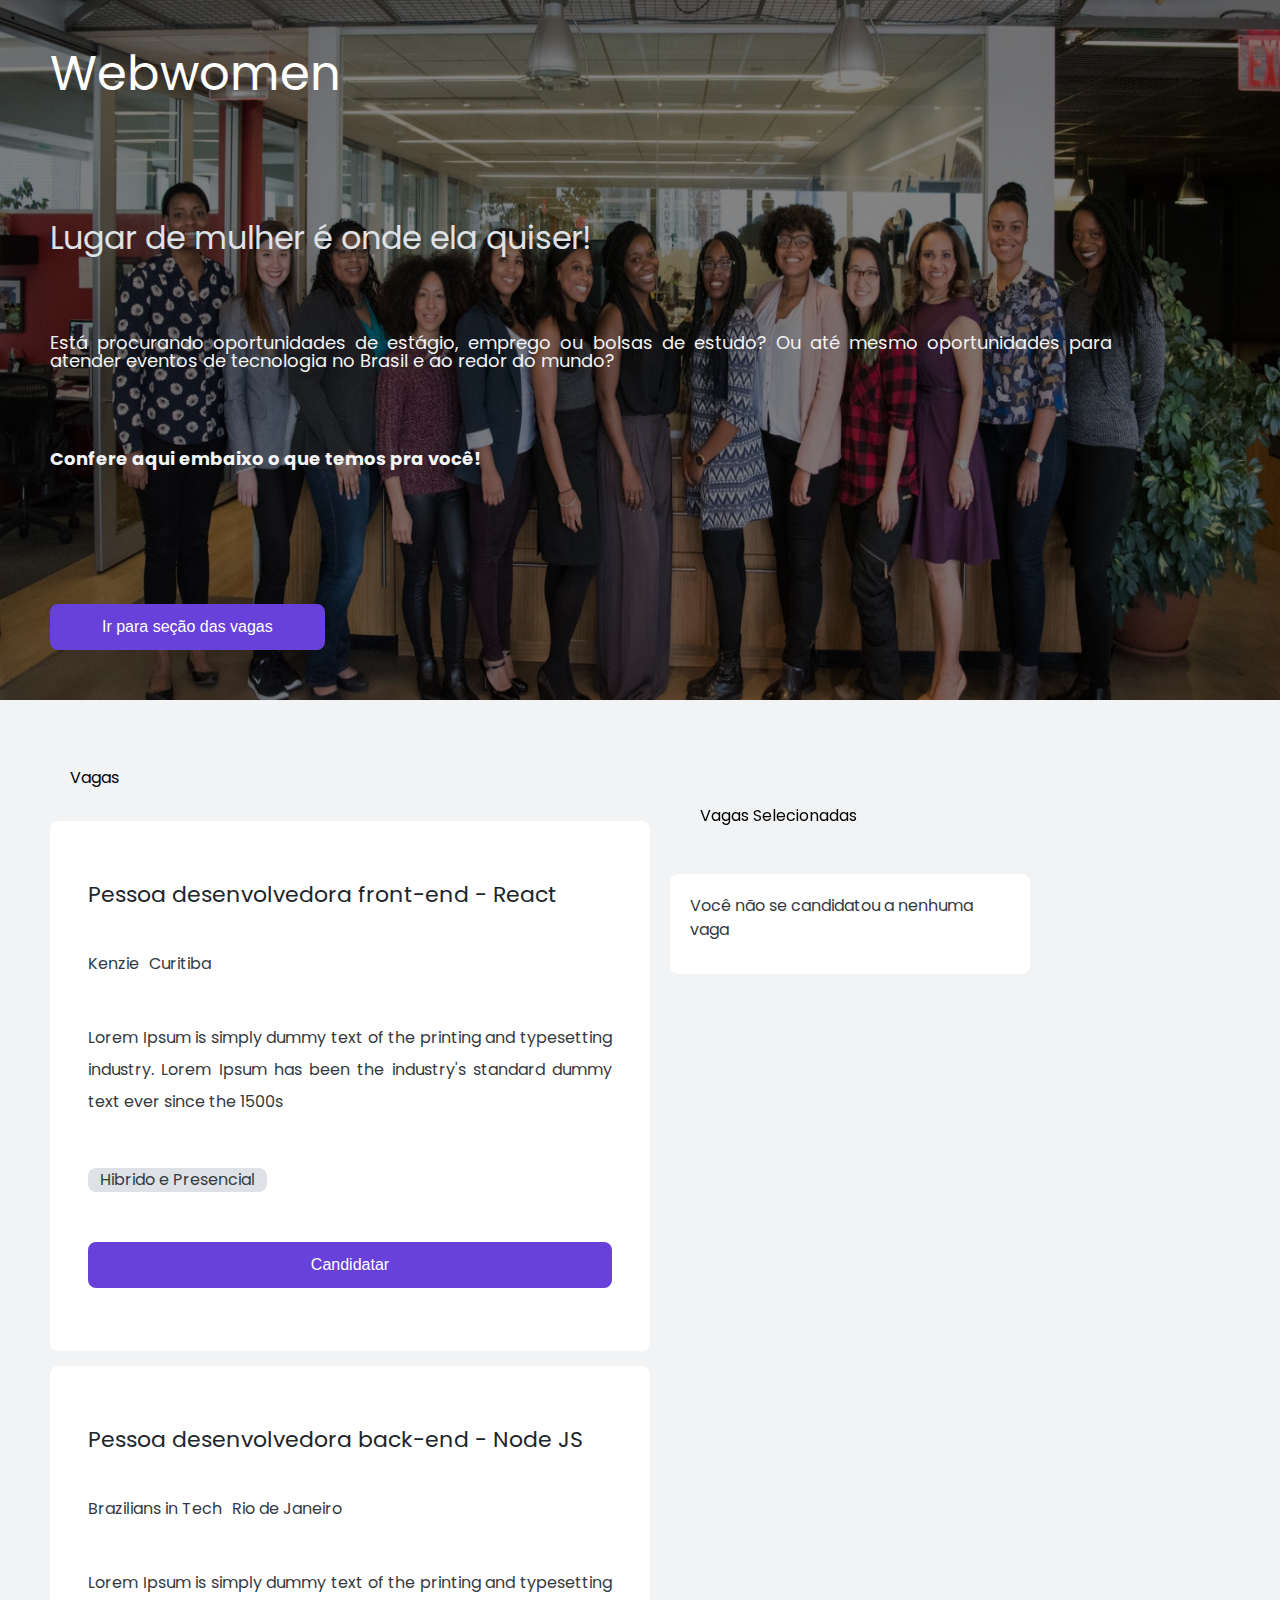
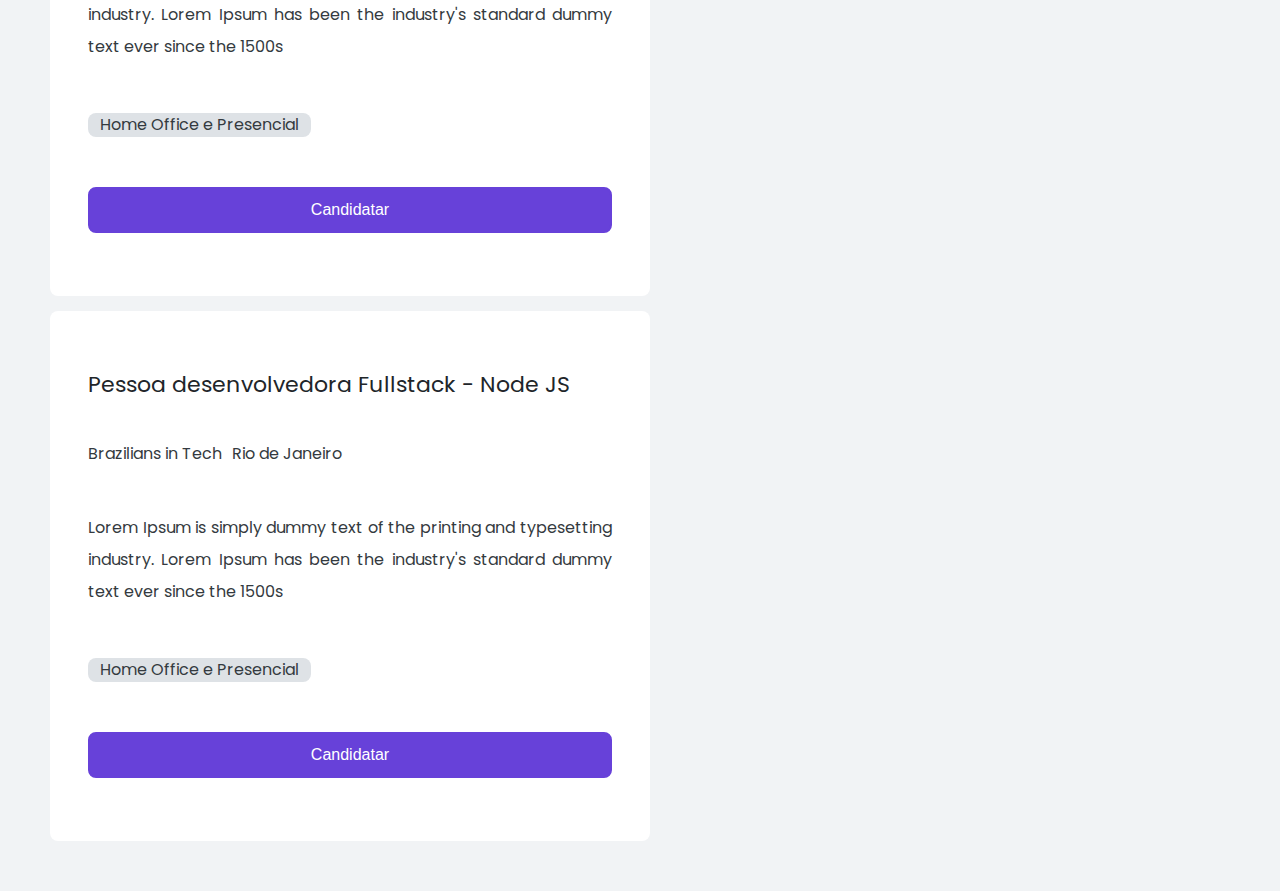
<file: index.html>
<!DOCTYPE html>
<html lang="pt-br">
<head>
    <meta charset="UTF-8">
    <meta http-equiv="X-UA-Compatible" content="IE=edge">
    <meta name="viewport" content="width=device-width, initial-scale=1.0">
    <link rel="stylesheet" href="/styles/reset.css">
    <link rel="stylesheet" href="/styles/globalStyles.css">
    <link rel="stylesheet" href="/pages/home/index.css">
    <link rel="shortcut icon" href="/assets/img/favicon.ico" type="image/x-icon">
    <title>Webwomen</title>
    <meta
      name="description"
      content="Está procurando oportunidades de estágio, emprego ou bolsas de estudo? 
      Ou até mesmo oportunidades para atender eventos de tecnologia no Brasil 
      e ao redor do mundo?"
    />
</head>
<body>
  <header>
    <h1>Webwomen</h1>
    <h3>Lugar de mulher é onde ela quiser!</h3>
    <p>
      Está procurando oportunidades de estágio, emprego ou bolsas de estudo? 
      Ou até mesmo oportunidades para atender eventos de tecnologia no Brasil e ao redor do mundo? 
    </p>
    <span>Confere aqui embaixo o que temos pra você!</span> 
    <button>Ir para seção das vagas</button>
  </header>


  <main>
    <ul class="jobs__container">
      <h4>Vagas</h4>
      <!-- <li class="jobs__cards">
        <h4>Pessoa desenvolvedora front-end - React JS</h4>
         <div>
          <span>Kenzie Academy</span>
          <span>Curitiba</span>
        </div>
         <p>Lorem Ipsum is simply dummy text of the printing and typesetting industry. 
          Lorem Ipsum has been the industry's standard dummy text ever since the 1500s</p>
         <span>Home office</span>
        <button class="subscribe">Candidatar</button>
      </li> -->
    </ul>

    <section>
      <h4>Vagas Selecionadas</h4>
      <ul class="selected-jobs__container">
      </ul>
    </section>
    
  </main>
  <script src="/pages/home/jobsData.js"></script>
  <script src="/pages/home/index.js"></script>
</body>
</html>
</file>
<file: styles/globalStyles.css>
@import url("https://fonts.googleapis.com/css2?family=Poppins:wght@400;600&display=swap");

* {
  padding: 0;
  margin: 0;
  box-sizing: border-box;
  scroll-behavior: smooth;
}

img {
  max-width: 100%;
}

:root {
  --color-brand-1: #6741D9;
  --color-brand-2: #5F3DC4;
  --color-grey-1:  #212529;
  --color-grey-2:  #343a40;
  --color-grey-3:  #dee2e6;
  --color-grey-4:  #e9ecef;
  --color-grey-5:  #f1f3f5;
  --color-grey-6:  #ffffff;
  --radius-default: 0.5rem;

  --title-1: 3rem;
  --title-2: 2.5rem;
  --title-3: 2rem;
  --title-4: 1.375rem;
  --title-5: 1.125rem;

  --text-1:  1.125rem;
  --text-2:  1rem;
  --text-3:  0.875rem;
}

body {
  font-family: "Poppins", sans-serif;
}

.container {
  width: 76rem;
  max-width: 100%;
  margin: 0 auto;
  padding-left: 1rem;
  padding-right: 1rem;
}

@media(max-width: 991px){
  :root {
    --title-1: calc(3rem / 1.2);
    --title-2: calc(2.5rem / 1.2);
    --title-3: calc(2rem / 1.2);
    --text-1:  calc(1.125rem / 1.2);
  }
}
</file>
<file: pages/home/index.css>
header{
    display: flex;
    flex-direction: column;
    justify-content: space-between;
    align-items: flex-start;

    background-image: url(/assets/img/Pexels\ Photo\ by\ Christina\ Morillo\ \(1\).png);
    background-repeat: no-repeat;
    background-size: 425px;

    width: 100vw;
    height: 700px;

    padding: 50px 20px;
    
}

header > h1{
    color: var(--color-grey-6);
    font-size: var(--title-1);
}

header > h3{
    color: var(--color-grey-3);
    font-size: var(--title-3);
    padding-top: 60px;
}

header > p{
    color: var(--color-grey-5);
    font-size: var(--text-1);

    text-align: justify;

    padding-top: 16px;
    padding-bottom: 16px;

    width: 90%;
}

header > span{
    color: var(--color-grey-5);
    font-size: var(--text-1);

    text-align: justify;
    font-weight: bold;
}

header > button {
    margin-top: 72px;

    background-color: var(--color-brand-1);
    border: 2px solid var(--color-brand-1);
    border-radius: var(--radius-default);
    color: var(--color-grey-6);

    font-size: var(--text-2);

    padding: 12px 50px;

    cursor: pointer;
}

main{
    background-color: var(--color-grey-5);
    
}

section > h4{
    padding: 28px 50px 0px 50px;
}

.jobs__container{
    padding: 50px 20px;
    max-width: 90%;

    list-style: none;

    background-color: var(--color-grey-5);

    display: flex;
    flex-direction: column;

    gap: 15px;
    
}

.jobs__container > h4{
    padding: 20px;
}

.jobs__cards{
    padding: 38px;
    background-color: var(--color-grey-6);

    border-radius: var(--radius-default);

    height: 530px;
    

    display: flex;
    flex-direction: column;
    justify-content: space-around;
    align-items: flex-start;
}

.jobs__cards > h4{
    color: var(--color-grey-1);
    font-size: var(--title-4);

    
}

.jobs__cards > div > span{
    font-size: var(--text-4);
    color: var(--color-grey-2);
    
    margin-right: 10px;
}

.jobs__cards > p{
    color: var(--color-grey-2);
    font-size: var(--text-2);
    text-align: justify;
    
    line-height: 200%;
}

.jobs__cards > span{
    color: var(--color-grey-2);
    font-size: var(--text-2);

    background-color: var(--color-grey-3);

    padding: 4px 12px;
    border-radius: var(--radius-default);
}

.jobs__cards > button{
    width: 100%;
    color: var(--color-grey-6);

    font-size: var(--text-2);
    padding: 12px 28px;

    background-color: var(--color-brand-1);
    border: 2px solid var(--color-brand-1);
    border-radius: var(--radius-default);

    cursor: pointer;
    
}



main > h4{
    padding-left: 60px;
}

section{
    height: 600px;

    overflow-y: auto;
}

.selected-jobs__container{
    padding: 50px 20px;
    max-width: 90%;
    list-style: none;

    background-color: var(--color-grey-5);

    display: flex;
    flex-direction: column;

    gap: 15px;

    height: 90%;

    overflow-y: auto;
}

.selected-jobs__container > h4{
    padding-left: 20px;
}

.no-jobs-selected{
    padding: 20px 20px;
    background-color: var(--color-grey-6);

    border-radius: var(--radius-default);

    height: 100px;
}

.no-jobs-selected > p{
    font-size: var(--text-2);
    color: var(--color-grey-2);

    line-height: 150%;
}

.jobs-selected__cards{
    padding: 38px;
    background-color: var(--color-grey-6);

    border-radius: var(--radius-default);

    height: 230px;
    

    display: flex;
    flex-direction: column;
    justify-content: space-around;
    align-items: flex-start;

    position: relative;
}

.jobs-selected__cards > h4{
    color: var(--color-grey-1);
    font-size: var(--title-4);

    
    margin-right: 60px;

    text-align: justify;
}

.jobs-selected__cards > div > span{
    font-size: var(--text-4);
    color: var(--color-grey-2);
    margin-right: 20px;
}


.jobs-selected__cards > button{
    position: absolute;
    top: 40px;
    right: 15px;

    color: var(--color-grey-2);

    padding: 20px 5px;
    font-size: var(--text-4);
    

    background-color: var(--color-grey-5);
    border: 2px solid var(--color-grey-5);
    border-radius: var(--radius-default);

    cursor: pointer;
}

@media (min-width: 425px){
    header{
        background-image: url(/assets/img/Pexels\ Photo\ by\ Christina\ Morillo11.png);
        background-repeat: no-repeat;
        background-size: 100vw 700px;
        padding: 50px 50px;
    }

    .jobs__container{
        width: 900px;
        max-width: 90%;
    }

    section{
        width: 900px;
        max-width: 90%;
    }
    .selected-jobs__container{
        padding: 50px 20px;
        max-width: 100%;
        list-style: none;
    
        background-color: var(--color-grey-5);
    
        display: flex;
        flex-direction: column;
    
        gap: 15px;
    
        height: 90%;
    
        overflow-y: auto;
    }
}

@media (min-width: 1280px){
    header{
        
        background-image: url(/assets/img/Pexels\ Photo\ by\ Christina\ Morillo.png);
        background-repeat: no-repeat;
        padding: 50px 50px;
    }

    .jobs__container{
        width: 700px;
        padding: 50px 50px;
        
    }

    main{
        display: flex;
        justify-content: space-between;
        width: 100vw;

    }

    section{
        position: sticky;
        top: 0;
        right: 180px;

        padding: 50px 50px;
        margin-top: 30px;
        width: 500px;
    }

    section > h4{
        padding: 28px 50px 0px 50px;
    }
}
</file>
